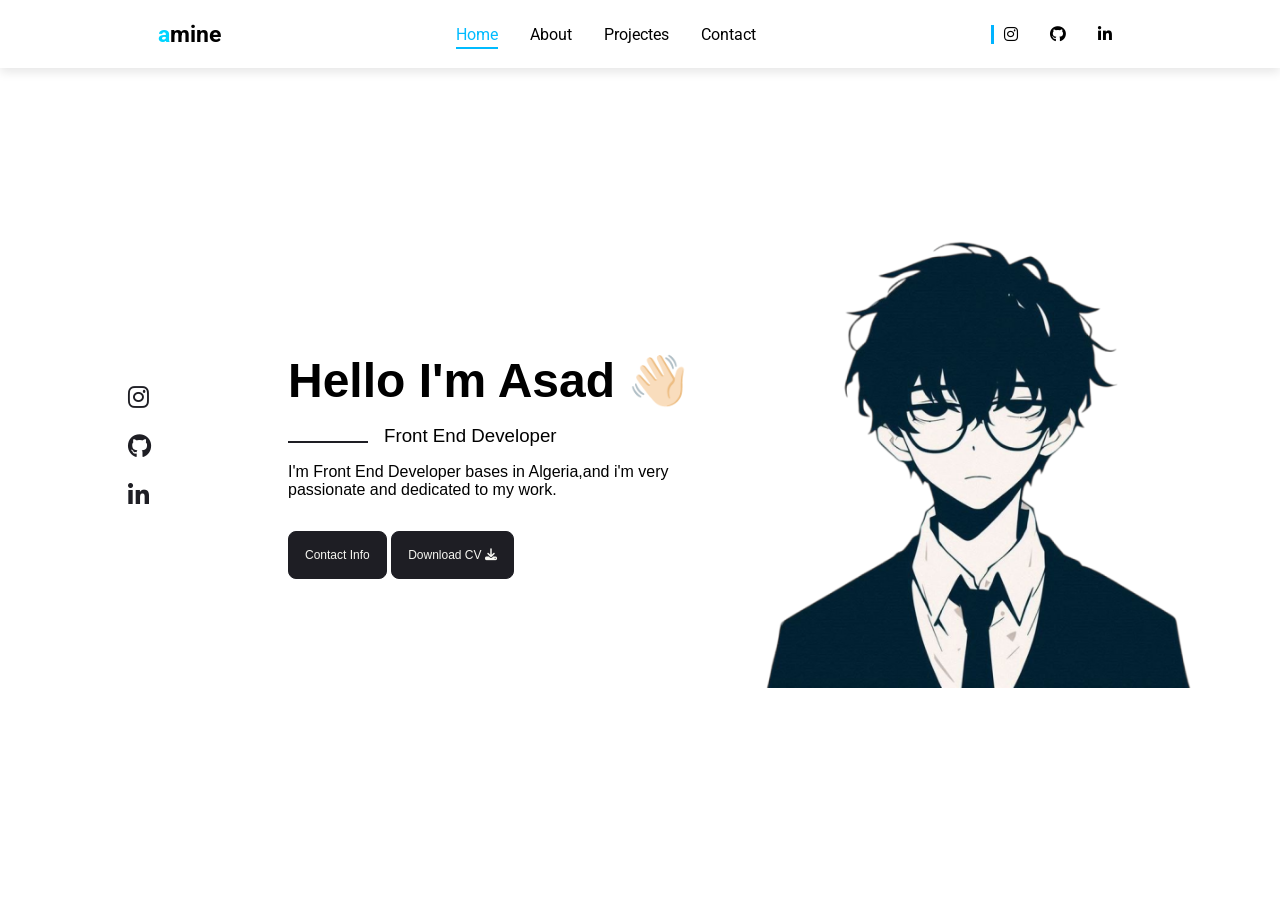
<file: portfilo /index.html>
<!DOCTYPE html>
<html lang="en">
<head>
    <meta charset="UTF-8">
    <meta name="viewport" content="width=device-width, initial-scale=1.0">
    <title>Amine</title>
    <link rel="preconnect" href="https://fonts.googleapis.com">
    <link rel="preconnect" href="https://fonts.gstatic.com" crossorigin>
    <link href="https://fonts.googleapis.com/css2?family=Montserrat:ital,wght@0,100..900;1,100..900&family=Open+Sans:wght@300..800&family=Playfair+Display:wght@400..900&family=Raleway:ital,wght@0,100..900;1,100..900&family=Roboto+Mono:ital,wght@0,100..700;1,100..700&family=Roboto:ital,wght@0,100..900;1,100..900&family=Unbounded:wght@200..900&display=swap" rel="stylesheet">
    <link rel="stylesheet" href="https://cdnjs.cloudflare.com/ajax/libs/font-awesome/6.4.0/css/all.min.css">
    <link rel="stylesheet" href="style.css">
</head>
<body>
    <header>
        <div class="logo">
            <h3><span>a</span>mine</h3>
        </div>
        <div class="menu-toggle" id="menu-toggle">
           <i class="fa-solid fa-bars"></i>
        </div>

        <ul class="header-list">
            <li><a href="index.html" class="fade-link" data-link>Home</a></li>
            <li><a href="about.html" class="fade-link" data-link>About</a></li>
            <li><a href="project.html" class="fade-link" data-link>Projectes</a></li>
            <li><a href="contact.html" class="fade-link" data-link>Contact</a></li>
        </ul>
        <ul class="header-list-icon">
            <li><a href="#"><i class="fa-brands fa-instagram"></i></a></li>
            <li><a href="#"><i class="fa-brands fa-github"></i></a></li>
            <li><a href="#"><i class="fa-brands fa-linkedin-in"></i></a></li>
        </ul>
    </header>
    <div class="slide-menu" id="slide-menu">
       <ul>
          <li><a href="index.html">Home</a></li>
          <li><a href="about.html">About</a></li>
          <li><a href="project.html">Projects</a></li>
          <li><a href="contact.html">Contact</a></li>
       </ul>
    </div>
    <section class="home" id="home">
        <div class="home-text">
            <h2>Hello I'm Asad 👋🏻</h2>
            <h3>Front End Developer</h3>
            <p>I'm Front End Developer bases in Algeria,and i'm very <br>
            passionate and dedicated to my work.</p>
            <div class="home-btn">
                <a href="#" class="btn">Contact Info</a>
                <a href="#" class="btn">Download CV <i class="fa-solid fa-download"></i></a>
            </div>
        </div>
        <div class="home-img">
            <img src="images/img2.png" alt="">
        </div>
    </section>
    <div class="socials-icon">
        <a href="#"><i class="fa-brands fa-instagram"></i></a>
        <a href="#"><i class="fa-brands fa-github"></i></a>
        <a href="#"><i class="fa-brands fa-linkedin-in"></i></a>
    </div>
    <script src="main.js"></script>
</body>
</html>
</file>
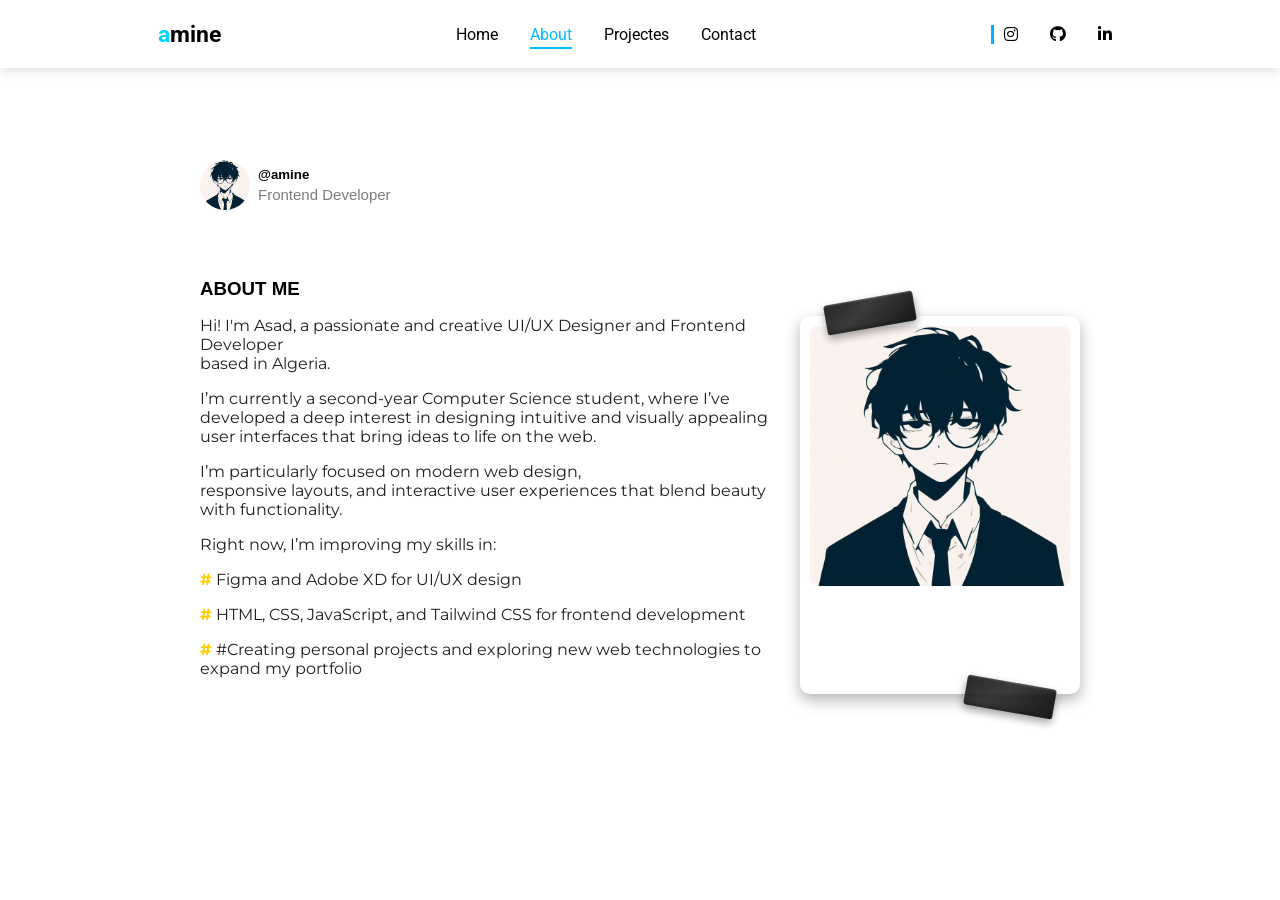
<file: portfilo /about.html>
<!DOCTYPE html>
<html lang="en">
<head>
    <meta charset="UTF-8">
    <meta name="viewport" content="width=device-width, initial-scale=1.0">
    <link rel="preconnect" href="https://fonts.googleapis.com">
    <link rel="preconnect" href="https://fonts.gstatic.com" crossorigin>
    <link href="https://fonts.googleapis.com/css2?family=Montserrat:ital,wght@0,100..900;1,100..900&family=Open+Sans:wght@300..800&family=Playfair+Display:wght@400..900&family=Raleway:ital,wght@0,100..900;1,100..900&family=Roboto+Mono:ital,wght@0,100..700;1,100..700&family=Roboto:ital,wght@0,100..900;1,100..900&family=Unbounded:wght@200..900&display=swap" rel="stylesheet">
    <link rel="stylesheet" href="https://cdnjs.cloudflare.com/ajax/libs/font-awesome/6.4.0/css/all.min.css">
    <link rel="stylesheet" href="style.css">
    <title>Amine</title>
</head>
<body>
    <header>
        <div class="logo">
            <h3><span>a</span>mine</h3>
        </div>
        <!-- زر القائمة للهواتف -->
<div class="menu-toggle" id="menu-toggle">
    <i class="fa-solid fa-bars"></i>
</div>

        <ul class="header-list">
            <li><a href="index.html" class="fade-link" data-link>Home</a></li>
            <li><a href="about.html" class="fade-link" data-link>About</a></li>
            <li><a href="project.html" class="fade-link" data-link>Projectes</a></li>
            <li><a href="contact.html" class="fade-link" data-link>Contact</a></li>
        </ul>
        <ul class="header-list-icon">
            <li><a href="#"><i class="fa-brands fa-instagram"></i></a></li>
            <li><a href="#"><i class="fa-brands fa-github"></i></a></li>
            <li><a href="#"><i class="fa-brands fa-linkedin-in"></i></a></li>
        </ul>
    </header>
    <div class="slide-menu" id="slide-menu">
    <ul>
        <li><a href="index.html">Home</a></li>
        <li><a href="about.html">About</a></li>
        <li><a href="project.html">Projects</a></li>
        <li><a href="contact.html">Contact</a></li>
    </ul>
</div>


    <section class="about" id="about">
        <div class="about-info">
            <div class="img-about">
                <img src="images/img.jpg" alt="">
            </div>
            <div class="info-text">
                <h5>@amine</h5>
                <p>Frontend Developer</p>
            </div>
        </div>
        <h3>ABOUT ME</h3>
        <div class="about-info2">
            <div class="about-text">
                <p>Hi! I'm Asad, a passionate and creative UI/UX Designer and Frontend Developer <br> based in Algeria.</p>
                <p>I’m currently a second-year Computer Science student, where I’ve developed a deep interest in designing intuitive and visually appealing user interfaces that bring ideas to life on the web.</p>
                <p>I’m particularly focused on modern web design, <br> responsive layouts, and interactive user experiences that blend beauty with functionality.</p>
                <p>Right now, I’m improving my skills in:</p>
                <p><span>#</span>Figma and Adobe XD for UI/UX design</p>
                <p><span>#</span>HTML, CSS, JavaScript, and Tailwind CSS for frontend development</p>
                <p><span>#</span>#Creating personal projects and exploring new web technologies to expand my portfolio</p>
            </div>
            <div class="photo-container">
                <img src="images/img.jpg" alt="">
                <span class="tape tape1"></span>
                <span class="tape tape2"></span>
            </div>
        </div>
    </section>
    <script src="main.js"></script>
</body>
</html>
</file>
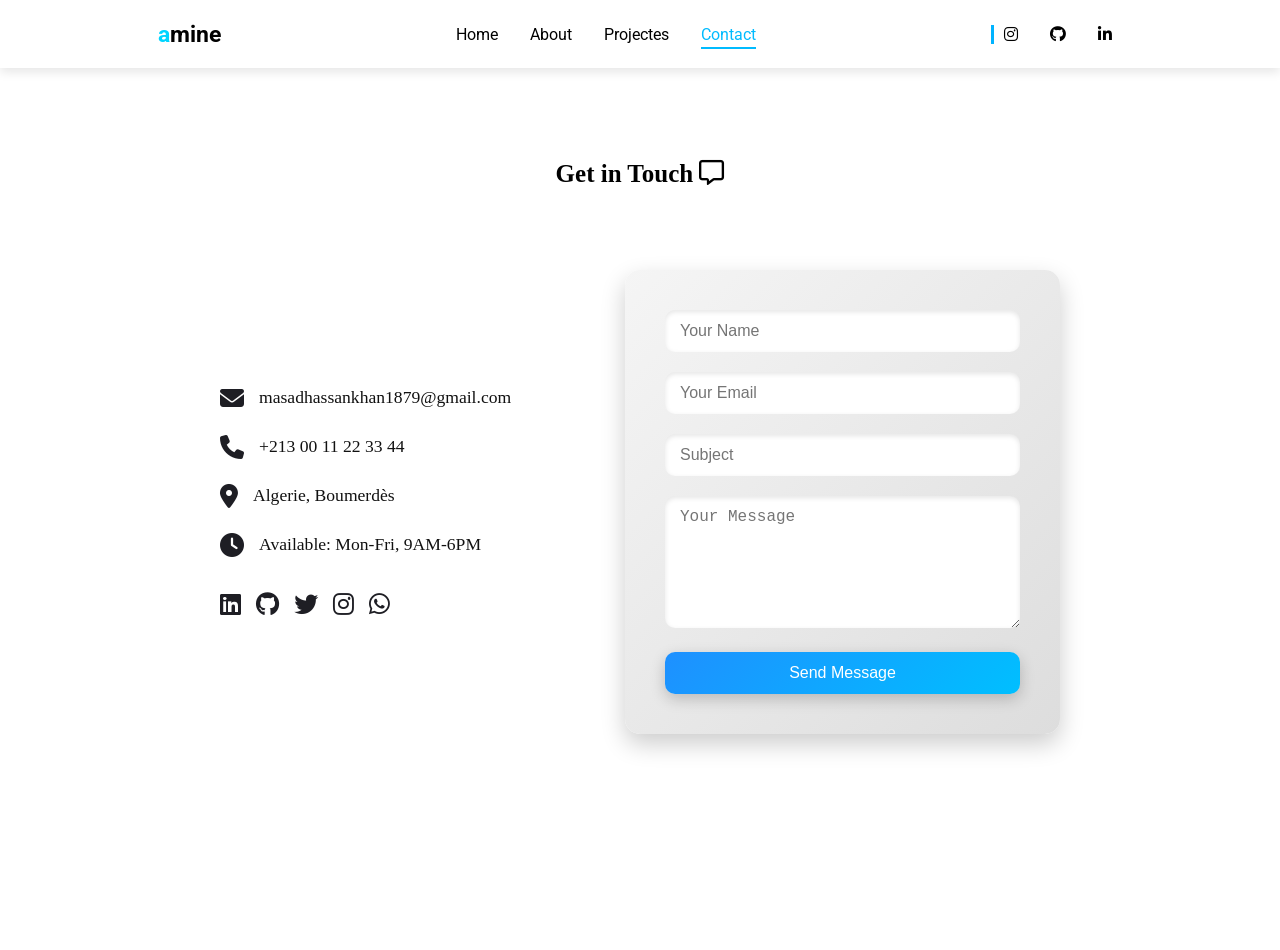
<file: portfilo /contact.html>
<!DOCTYPE html>
<html lang="en">
<head>
    <meta charset="UTF-8">
    <meta name="viewport" content="width=device-width, initial-scale=1.0">
    <link rel="preconnect" href="https://fonts.googleapis.com">
    <link rel="preconnect" href="https://fonts.gstatic.com" crossorigin>
    <link href="https://fonts.googleapis.com/css2?family=Montserrat:ital,wght@0,100..900;1,100..900&family=Open+Sans:wght@300..800&family=Playfair+Display:wght@400..900&family=Raleway:ital,wght@0,100..900;1,100..900&family=Roboto+Mono:ital,wght@0,100..700;1,100..700&family=Roboto:ital,wght@0,100..900;1,100..900&family=Unbounded:wght@200..900&display=swap" rel="stylesheet">
    <link rel="stylesheet" href="https://cdnjs.cloudflare.com/ajax/libs/font-awesome/6.4.0/css/all.min.css">
    <link rel="stylesheet" href="style.css">
    <title>Amine</title>
</head>
<body>
    <header>
        <div class="logo">
            <h3><span>a</span>mine</h3>
        </div>
<div class="menu-toggle" id="menu-toggle">
    <i class="fa-solid fa-bars"></i>
</div>

        <ul class="header-list">
            <li><a href="index.html" class="fade-link" data-link>Home</a></li>
            <li><a href="about.html" class="fade-link" data-link>About</a></li>
            <li><a href="project.html" class="fade-link" data-link>Projectes</a></li>
            <li><a href="contact.html" class="fade-link" data-link>Contact</a></li>
        </ul>
        <ul class="header-list-icon">
            <li><a href="#"><i class="fa-brands fa-instagram"></i></a></li>
            <li><a href="#"><i class="fa-brands fa-github"></i></a></li>
            <li><a href="#"><i class="fa-brands fa-linkedin-in"></i></a></li>
        </ul>
    </header>
    <div class="slide-menu" id="slide-menu">
    <ul>
        <li><a href="index.html">Home</a></li>
        <li><a href="about.html">About</a></li>
        <li><a href="project.html">Projects</a></li>
        <li><a href="contact.html">Contact</a></li>
    </ul>
</div>

    <section class="contact">
        <h3>Get in Touch <i class="fa-regular fa-message"></i></h3>
 <div class="container">
            <div class="contact-content">
                <div class="contact-info">
                    <div class="contact-item">
                        <i class="fas fa-envelope"></i>
                        <p>masadhassankhan1879@gmail.com</p>
                    </div>
                    <div class="contact-item">
                        <i class="fas fa-phone"></i>
                        <p>+213 00 11 22 33 44</p>
                    </div>
                    <div class="contact-item">
                        <i class="fas fa-map-marker-alt"></i>
                        <p>Algerie, Boumerdès</p>
                    </div>
                    <div class="contact-item">
                        <i class="fas fa-clock"></i>
                        <p>Available: Mon-Fri, 9AM-6PM</p>
                    </div>
                    <div class="social-links-contact">
                        <a href="#" aria-label="LinkedIn"><i class="fab fa-linkedin"></i></a>
                        <a href="#" aria-label="GitHub"><i class="fab fa-github"></i></a>
                        <a href="#" aria-label="Twitter"><i class="fab fa-twitter"></i></a>
                        <a href="#" aria-label="Instagram"><i class="fab fa-instagram"></i></a>
                        <a href="#" aria-label="WhatsApp"><i class="fab fa-whatsapp"></i></a>
                    </div>
                </div>
                <form class="contact-form">
                    <div class="form-group">
                        <input type="text" placeholder="Your Name" required>
                    </div>
                    <div class="form-group">
                        <input type="email" placeholder="Your Email" required>
                    </div>
                    <div class="form-group">
                        <input type="text" placeholder="Subject" required>
                    </div>
                    <div class="form-group">
                        <textarea placeholder="Your Message" rows="6" required></textarea>
                    </div>
                    <button type="submit" class="btn">Send Message</button>
                </form>
            </div>
        </div>

    </section>
    <script src="main.js"></script>
</body>
</html>
</file>
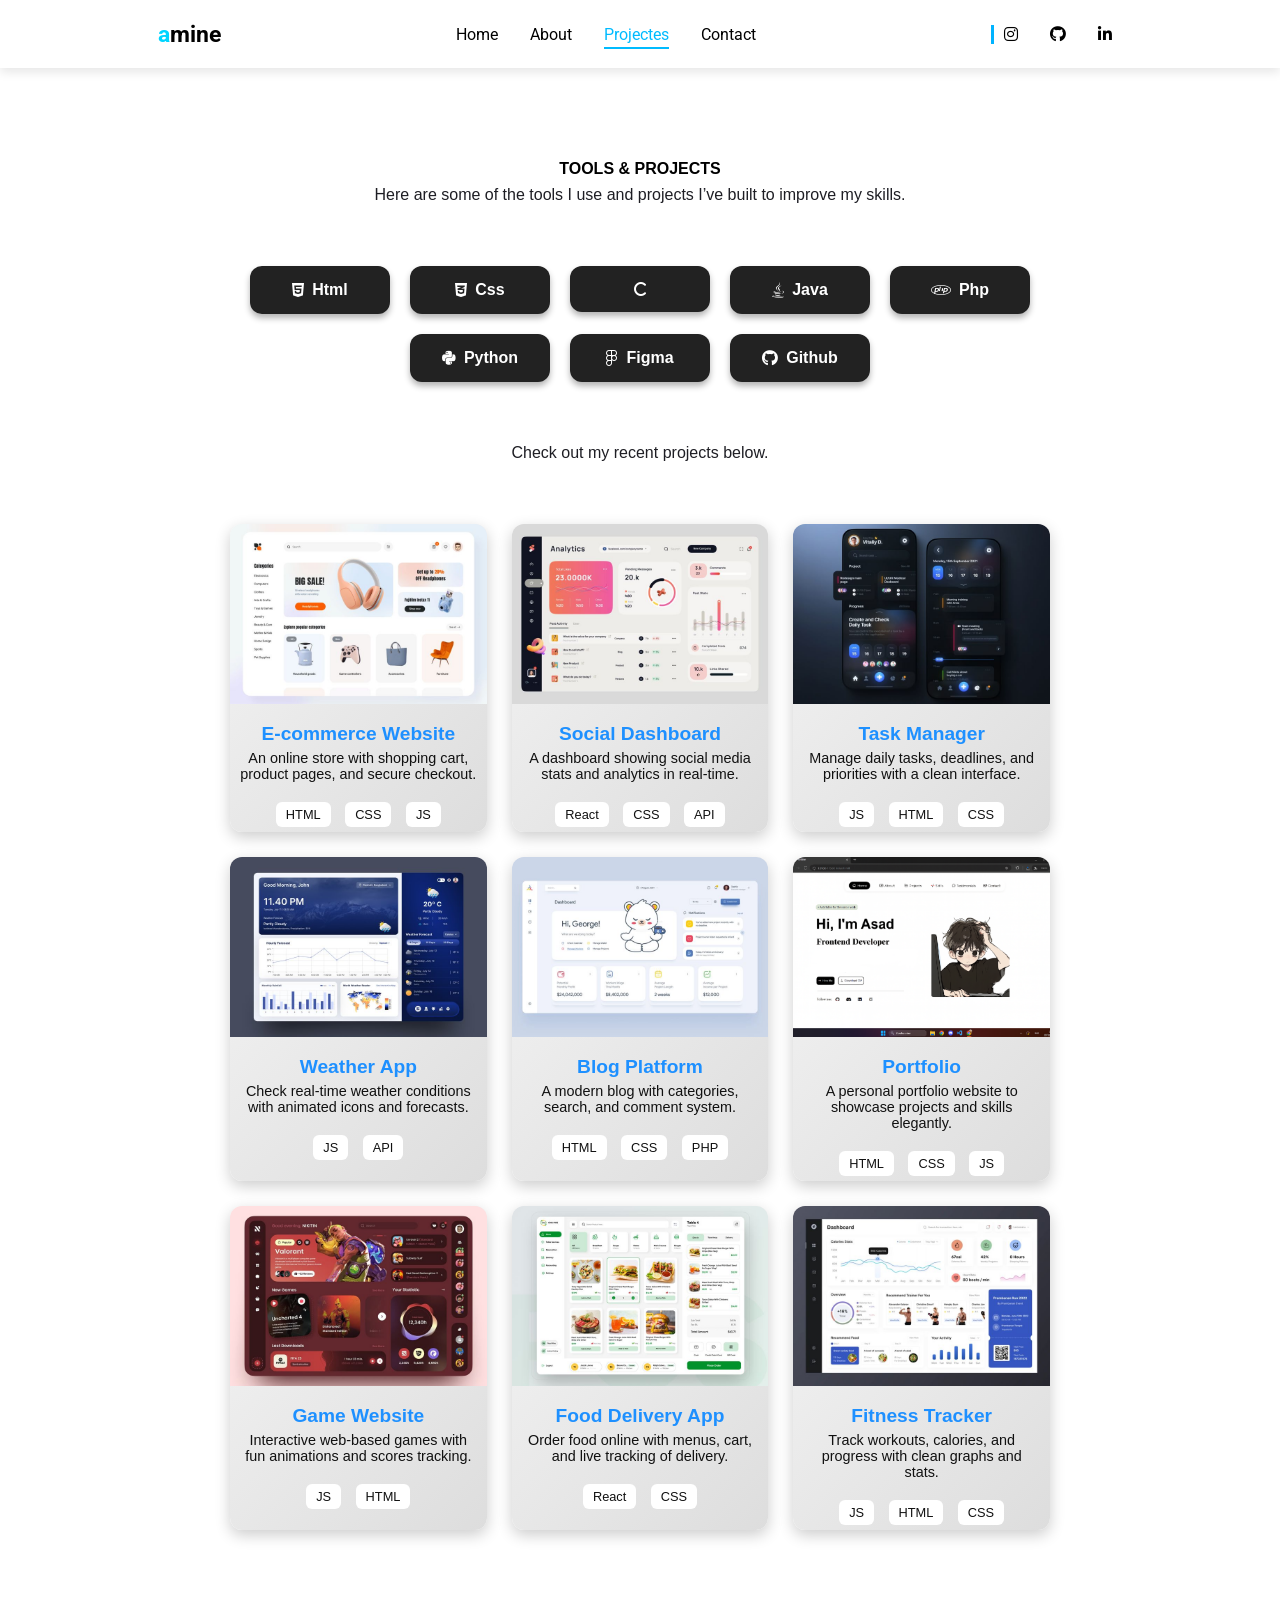
<file: portfilo /project.html>
<!DOCTYPE html>
<html lang="en">
<head>
    <meta charset="UTF-8">
    <meta name="viewport" content="width=device-width, initial-scale=1.0">
    <title>Amine</title>
    <link rel="preconnect" href="https://fonts.googleapis.com">
    <link rel="preconnect" href="https://fonts.gstatic.com" crossorigin>
    <link href="https://fonts.googleapis.com/css2?family=Montserrat:ital,wght@0,100..900;1,100..900&family=Open+Sans:wght@300..800&family=Playfair+Display:wght@400..900&family=Raleway:ital,wght@0,100..900;1,100..900&family=Roboto+Mono:ital,wght@0,100..700;1,100..700&family=Roboto:ital,wght@0,100..900;1,100..900&family=Unbounded:wght@200..900&display=swap" rel="stylesheet">
    <link rel="stylesheet" href="https://cdnjs.cloudflare.com/ajax/libs/font-awesome/6.4.0/css/all.min.css">
    <link rel="stylesheet" href="style.css">
</head>
<body>
    <header>
        <div class="logo">
            <h3><span>a</span>mine</h3>
        </div>
<div class="menu-toggle" id="menu-toggle">
    <i class="fa-solid fa-bars"></i>
</div>

        <ul class="header-list">
            <li><a href="index.html" class="fade-link" data-link>Home</a></li>
            <li><a href="about.html" class="fade-link" data-link>About</a></li>
            <li><a href="project.html" class="fade-link" data-link>Projectes</a></li>
            <li><a href="contact.html" class="fade-link" data-link>Contact</a></li>
        </ul>
        <ul class="header-list-icon">
            <li><a href="#"><i class="fa-brands fa-instagram"></i></a></li>
            <li><a href="#"><i class="fa-brands fa-github"></i></a></li>
            <li><a href="#"><i class="fa-brands fa-linkedin-in"></i></a></li>
        </ul>
    </header>
<div class="slide-menu" id="slide-menu">
    <ul>
        <li><a href="index.html">Home</a></li>
        <li><a href="about.html">About</a></li>
        <li><a href="project.html">Projects</a></li>
        <li><a href="contact.html">Contact</a></li>
    </ul>
</div>

    <section class="project">
        <div class="title-project">
            <h4>TOOLS & PROJECTS </h4>
            <p>Here are some of the tools I use and projects I’ve built to improve my skills.</p>
        </div>

        <div class="tools">
            <ul class="list-tools">
                <li><a href="#"><i class="fa-brands fa-html5"></i> Html</a></li>
                <li><a href="#"><i class="fa-brands fa-css3-alt"></i> Css</a></li>
                <li><a href="#"><i class="fa-solid fa-c"></i></a></li>
                <li><a href="#"><i class="fa-brands fa-java"></i> Java</a></li>
                <li><a href="#"><i class="fa-brands fa-php"></i> Php</a></li>
                <li><a href="#"><i class="fa-brands fa-python"></i> Python</a></li>
                <li><a href="#"><i class="fa-brands fa-figma"></i> Figma</a></li>
                <li><a href="#"><i class="fa-brands fa-github"></i> Github</a></li>
            </ul>
        </div>
        <div class="title-project">
            <p>Check out my recent projects below.</p>
        </div>
<div class="projects-container">
    <div class="project-card">
        <img src="images/Cleveroad.jpg" alt="E-commerce Web">
        <h3>E-commerce Website</h3>
        <p>An online store with shopping cart, product pages, and secure checkout.</p>
        <div class="tech-buttons">
            <a href="#">HTML</a>
            <a href="#">CSS</a>
            <a href="#">JS</a>
        </div>
    </div>

    <div class="project-card">
        <img src="images/Dashboard - Social Media Analytics.jpg" alt="Social Dashboard">
        <h3>Social Dashboard</h3>
        <p>A dashboard showing social media stats and analytics in real-time.</p>
        <div class="tech-buttons">
            <a href="#">React</a>
            <a href="#">CSS</a>
            <a href="#">API</a>
        </div>
    </div>

    <div class="project-card">
        <img src="images/Task manager app.jpg" alt="Task Manager">
        <h3>Task Manager</h3>
        <p>Manage daily tasks, deadlines, and priorities with a clean interface.</p>
        <div class="tech-buttons">
            <a href="#">JS</a>
            <a href="#">HTML</a>
            <a href="#">CSS</a>
        </div>
    </div>

    <div class="project-card">
        <img src="images/Weather Forecast Dashboard.jpg" alt="Weather App">
        <h3>Weather App</h3>
        <p>Check real-time weather conditions with animated icons and forecasts.</p>
        <div class="tech-buttons">
            <a href="#">JS</a>
            <a href="#">API</a>
        </div>
    </div>

    <div class="project-card">
        <img src="images/WordPress dashboard design concept.jpg" alt="Blog">
        <h3>Blog Platform</h3>
        <p>A modern blog with categories, search, and comment system.</p>
        <div class="tech-buttons">
            <a href="#">HTML</a>
            <a href="#">CSS</a>
            <a href="#">PHP</a>
        </div>
    </div>

    <div class="project-card">
        <img src="images/cp.png" alt="Portfolio">
        <h3>Portfolio</h3>
        <p>A personal portfolio website to showcase projects and skills elegantly.</p>
        <div class="tech-buttons">
            <a href="#">HTML</a>
            <a href="#">CSS</a>
            <a href="#">JS</a>
        </div>
    </div>

    <div class="project-card">
        <img src="images/Game Dashboard Design.jpg" alt="Game Website">
        <h3>Game Website</h3>
        <p>Interactive web-based games with fun animations and scores tracking.</p>
        <div class="tech-buttons">
            <a href="#">JS</a>
            <a href="#">HTML</a>
        </div>
    </div>

    <div class="project-card">
        <img src="images/food.jpg" alt="Food Delivery">
        <h3>Food Delivery App</h3>
        <p>Order food online with menus, cart, and live tracking of delivery.</p>
        <div class="tech-buttons">
            <a href="#">React</a>
            <a href="#">CSS</a>
        </div>
    </div>

    <div class="project-card">
        <img src="images/gym.jpg" alt="Fitness Tracker">
        <h3>Fitness Tracker</h3>
        <p>Track workouts, calories, and progress with clean graphs and stats.</p>
        <div class="tech-buttons">
            <a href="#">JS</a>
            <a href="#">HTML</a>
            <a href="#">CSS</a>
        </div>
    </div>
</div>

    </section>

    <script src="main.js"></script>
</body>
</html>
</file>
<file: portfilo /style.css>
* {
    margin: 0;
    padding: 0;
    box-sizing: border-box;
}

header {
    position: fixed;
    top: 0;
    left: 0;
    width: 100%;
    display: flex;
    align-items: center;
    justify-content: space-around;
    padding: 20px 40px;
    font-family: "Roboto", sans-serif;
    background: #fff;
    box-shadow: 0 4px 10px rgba(0,0,0,0.1);
    z-index: 1000;
}

.logo {
    font-size: 20px;
    font-weight: bold;
}

.logo span {
    color: rgb(0, 213, 255);
}

.header-list,
.header-list-icon {
    display: flex;
    gap: 2rem;
    align-items: center;
}

.header-list li,
.header-list-icon li {
    list-style: none;
}

.header-list a,
.header-list-icon a {
    text-decoration: none;
    color: black;
    position: relative;
    transition: color 0.3s ease;
}

.header-list-icon {
    border-left: 3px solid rgb(0, 179, 255);
    padding: 0 10px;
}

.header-list a:hover,
.header-list a.active {
    color: #00bbff;
}

.header-list a::after {
    content: '';
    position: absolute;
    bottom: -5px;
    left: 0;
    width: 0;
    height: 2px;
    background: #00bbff;
    transition: width 0.3s ease;
}

.header-list a:hover::after,
.header-list a.active::after {
    width: 100%;
}

.home {
    padding: 2rem 5rem 0 18rem;   
    width: 100%;
    height: 100vh;
    display: grid;
    grid-template-columns: repeat(2, 1fr);
    align-items: center;
    gap: 1rem;
    font-family: "Poppins", sans-serif;
}

.home-text h2 {
    font-size: 3rem;
    margin-bottom: 1rem;
}

.home-text h3 {
    position: relative;
    padding-left: 6rem;
    font-weight: 500;
    margin-bottom: 1rem;
}

.home-text h3::before {
    content: "";
    position: absolute;
    width: 80px;
    height: 2px;
    background-color: #1e1e24;
    left: 0;
    top: 1rem;
}

.home-text p {
    margin-bottom: 2rem;
}

/* ===== BUTTON ===== */
.home-btn a {
    text-decoration: none;
}

.btn {
    display: inline-block;
    width: fit-content;
    padding: 1rem;
    border-radius: 0.5rem;
    cursor: pointer;
    color: #f7f7f2;
    border: 1px solid #1e1e24;
    font-weight: 500;
    font-size: 12px;
    text-align: center;
    background: #1e1e24;
    transition: all 0.5s;
}

.btn:hover {
    background: #f7f7f2;
    color: #1e1e24;
    transform: translateY(5px);
}

.socials-icon {
    position: absolute;
    top: 40%;
    padding: 0 8rem;
}

.socials-icon a {
    text-decoration: none;
}

.socials-icon i {
    display: block;
    margin: 25px 0;
    color: #1e1e24;
    font-size: 1.5rem;
    transition: all 0.6s;
}

.socials-icon i:hover {
    transform: rotate3d(0,0,1,90deg);
}

.scroll-btn {
    position: absolute;
    bottom: 7%;
    left: 9%;
    color: #1e1e24;
    font-weight: 600;
    display: flex;
    align-items: center;
    text-decoration: none;
}

.home-img img {
    width: 100%;
    height: auto;
}

/* ===== ABOUT PAGE ===== */
.about {
    margin: 160px 200px;
    font-family: "Poppins", sans-serif;
}

.about-info {
    display: flex;
    gap: 0.5rem;
    margin-bottom: 4rem;
}

.img-about img {
    width: 50px;
    border-radius: 50%;
}

.info-text {
    position: relative;
    bottom: -7px;
}

.info-text p {
    color: #1e1e2495;
    font-size: 15px;
}

.info-text h5 {
    margin-bottom: 4px;
}

.about h3 {
    margin-bottom: 1rem;
}

.about-text p {
    margin-bottom: 1rem;
    font-family: "Montserrat", sans-serif;
    color: #1e1e24;
}

.about-text span {
    color: #ffcc00;
    font-weight: bold;
    margin-right: 4px;
}

.about-info2 {
    display: flex;
}

.photo-container {
    position: relative;
    display: inline-block;
    padding: 10px;
    background: #fff;
    border-radius: 10px;
    box-shadow: 0 6px 15px rgba(0,0,0,0.3);
}

.photo-container img {
    width: 260px;
    border-radius: 8px;
    display: block;
}

.tape {
    position: absolute;
    width: 90px;
    height: 30px;
    background: linear-gradient(145deg, #111 0%, #222 40%, #000 100%);
    box-shadow: inset 0 1px 2px rgba(255,255,255,0.2),
                inset 0 -2px 4px rgba(0,0,0,0.6),
                0 4px 8px rgba(0,0,0,0.4);
    border-radius: 3px;
    opacity: 0.9;
    transform-origin: center;
    z-index: 2;
}

.tape::before {
    content: "";
    position: absolute;
    inset: 0;
    background: linear-gradient(
        to right,
        rgba(255,255,255,0.05),
        rgba(255,255,255,0.15),
        rgba(255,255,255,0.05)
    );
    mix-blend-mode: overlay;
    pointer-events: none;
}

.tape1 {
    top: -18px;
    left: 25px;
    transform: rotate(-10deg);
}

.tape2 {
    bottom: -18px;
    right: 25px;
    transform: rotate(10deg);
}

/* ===== PROJECTS ===== */
.project {
    margin: 160px 200px;
    font-family: "Poppins", sans-serif;
}

.title-project {
    text-align: center;
    margin-bottom: 2rem;
}

.title-project h4 {
    margin-bottom: 0.5rem;
}

.title-project p {
    color: #1e1e24;
}

.tools {
    display: flex;
    justify-content: center;
    padding: 30px;
    border-radius: 15px;
    margin-bottom: 2rem;
}

.list-tools {
    display: flex;
    flex-wrap: wrap;
    gap: 20px;
    list-style: none;
    max-width: 800px;
    justify-content: center;
}

.list-tools li {
    flex: 0 0 140px; 
}

.list-tools a {
    display: flex;
    align-items: center;
    gap: 8px;
    justify-content: center;
    text-decoration: none;
    color: #fff;
    background: #222;
    padding: 15px 20px;
    border-radius: 12px;
    font-weight: bold;
    transition: all 0.3s ease;
    box-shadow: 0 4px 6px rgba(0,0,0,0.3);
}

.list-tools a:hover {
    background: linear-gradient(135deg, #fff, #ccc);
    color: #000;
    transform: translateY(-5px) scale(1.05);
    box-shadow: 0 10px 15px rgba(0,0,0,0.5);
}

.projects-container {
    display: grid;
    grid-template-columns: repeat(3, 1fr);
    gap: 25px;
    padding: 30px;
}

.project-card {
    background: linear-gradient(135deg, #f5f5f5, #ddd);
    color: #111;
    border-radius: 12px;
    overflow: hidden;
    text-align: center;
    transition: all 0.4s ease;
    cursor: pointer;
    box-shadow: 0 5px 15px rgba(0,0,0,0.2);
}

.project-card img {
    width: 100%;
    height: 180px;
    object-fit: cover;
    transition: transform 0.4s ease;
}

.project-card h3 {
    margin: 15px 0 5px;
    font-size: 1.2rem;
    color: #1e90ff;
    transition: color 0.3s ease;
}

.project-card:hover h3 {
    color: #0d6efd; 
}

.project-card p {
    font-size: 0.9rem;
    margin: 0 10px 15px;
}

.tech-buttons a {
    display: inline-block;
    margin: 5px 5px;
    padding: 5px 10px;
    background: #fff;
    color: #111;
    border-radius: 6px;
    text-decoration: none;
    font-size: 0.8rem;
    transition: all 0.3s ease;
}

.tech-buttons a:hover {
    background: linear-gradient(135deg, #fff, #ccc);
    color: #000;
    transform: translateY(-3px) scale(1.05);
    box-shadow: 0 8px 12px rgba(0,0,0,0.3);
}

.project-card:hover {
    transform: translateY(-5px) scale(1.05);
    box-shadow: 0 12px 25px rgba(0,0,0,0.35);
    background: linear-gradient(135deg, #fff, #ccc);
}

.contact {
    margin: 160px 200px;
}

.contact h3 {
    text-align: center;
    margin-bottom: 2rem;
    font-size: 25px ;
}

.container {
    max-width: 1200px;
    margin: 0 auto;
    padding: 50px 20px;
}

.contact-content {
    display: flex;
    gap: 50px;
    flex-wrap: wrap;
}

.contact-info {
    flex: 1;
    min-width: 300px;
    max-width: 400px; 
    display: flex;
    flex-direction: column;
    justify-content: center; 
    align-items: flex-start; 
    gap: 25px;
}

.contact-item {
    display: flex;
    align-items: center;
    gap: 15px;
    font-size: 1.1rem;
    color: #111;
    transition: all 0.3s ease;
}

.contact-item i {
    font-size: 1.5rem;
    color: #1e1e24;
    transition: transform 0.3s ease, color 0.3s ease;
}

.contact-item:hover i {
    transform: translateY(-3px);
    color: #4a4546; 
}

.social-links-contact {
    display: flex;
    gap: 15px;
    margin-top: 10px;
}

.social-links-contact a {
    font-size: 1.5rem;
    color: #1e1e24;
    transition: all 0.3s ease;
}

.social-links-contact a:hover {
    transform: translateY(-3px) scale(1.1);
    color: #505050;
}

.contact-form {
    flex: 1;
    min-width: 350px;
    background: linear-gradient(135deg, #f5f5f5, #ddd);
    padding: 40px;
    border-radius: 15px;
    box-shadow: 0 10px 25px rgba(0,0,0,0.2);
    transition: all 0.4s ease;
}

.contact-form .form-group {
    margin-bottom: 20px;
}

.contact-form input,
.contact-form textarea {
    width: 100%;
    padding: 12px 15px;
    border: none;
    border-radius: 10px;
    background: #fff;
    box-shadow: inset 0 2px 5px rgba(0,0,0,0.1);
    font-size: 1rem;
    transition: all 0.3s ease;
}

.contact-form input:focus,
.contact-form textarea:focus {
    outline: none;
    box-shadow: 0 0 8px #1e90ff;
}

.contact-form button.btn {
    width: 100%;
    padding: 12px;
    border: none;
    border-radius: 10px;
    background: linear-gradient(135deg, #1e90ff, #00bfff);
    color: #fff;
    font-size: 1rem;
    cursor: pointer;
    transition: all 0.3s ease;
    box-shadow: 0 5px 15px rgba(0,0,0,0.2);
}

.contact-form button.btn:hover {
    transform: translateY(-5px) scale(1.05);
    box-shadow: 0 10px 25px rgba(0,0,0,0.35);
    background: linear-gradient(135deg, #ff1744, #ff5252);
}

@media (max-width: 1024px) {
    .projects-container {
        grid-template-columns: repeat(2, 1fr);
    }
}

@media (max-width: 900px) {
    .contact-content {
        flex-direction: column;
    }
    .home {
        grid-template-columns: 1fr;
        padding: 2rem;
        text-align: center;
    }
    .home-img img {
        width: 80%;
        margin: 0 auto;
    }
    .about-info2 {
        flex-direction: column;
        align-items: center;
        gap: 2rem;
    }
}

@media (max-width: 768px) {
    .projects-container {
        grid-template-columns: 1fr;
        padding: 15px;
    }
}

.fade-in-element {
    opacity: 0;
    transform: translateY(20px);
    transition: opacity 0.8s ease, transform 0.8s ease;
}

.fade-in-element.visible {
    opacity: 1;
    transform: translateY(0);
}

.page-fade-out {
    opacity: 0;
    transition: opacity 0.6s ease;
}



.menu-toggle {
    display: none;
    font-size: 1.8rem;
    cursor: pointer;
    color: #111;
}

/* Slide-in menu */
.slide-menu {
    position: fixed;
    top: 0;
    right: -260px;
    width: 260px;
    height: 100%;
    background-color: #111;
    color: #fff;
    transition: 0.3s ease;
    z-index: 2000;
    padding-top: 60px;
}

.slide-menu ul {
    list-style: none;
    padding: 0;
}

.slide-menu ul li {
    margin: 20px 0;
    text-align: center;
}

.slide-menu ul li a {
    color: #fff;
    text-decoration: none;
    font-size: 1.2rem;
    transition: color 0.3s ease;
}

.slide-menu ul li a:hover {
    color: #00bfff;
}

.slide-menu.active {
    right: 0; 
}

@media screen and (max-width: 768px) {
    .header-list,
    .header-list-icon {
        display: none; 
    }
    .menu-toggle {
        display: block;
    }
}



@media (max-width: 1024px) {
    .projects-container {
        grid-template-columns: repeat(2, 1fr);
        padding: 20px;
    }

    .home {
        padding: 2rem 3rem 0 3rem;
    }

    .about, .project, .contact {
        margin: 120px 50px;
    }
}

/* ===== Tablets / iPad Portrait ===== */
@media (max-width: 900px) {
    .home {
        grid-template-columns: 1fr;
        padding: 2rem 1.5rem;
        text-align: center;
    }

    .home-img img {
        width: 80%;
        margin: 0 auto;
    }

    .socials-icon{
        display: none;
    }

    .about-info2, .contact-content {
        flex-direction: column;
        align-items: center;
        gap: 2rem;
    }

    .about, .project, .contact {
        margin: 100px 30px;
    }
}

/* ===== Small Tablets / Large Phones ===== */
@media (max-width: 768px) {
    .projects-container {
        grid-template-columns: 1fr;
        padding: 15px;
    }

    .home {
        padding: 1.5rem 1rem;
    }

    .socials-icon{
        display: none;
    }

    .home-text h2 {
        font-size: 2.2rem;
    }

    .home-text h3 {
        font-size: 1.2rem;
        padding-left: 3rem;
    }

    .about, .project, .contact {
        margin: 80px 20px;
    }

    .photo-container img {
        width: 200px;
    }

    .contact-form {
        padding: 30px;
    }
}

/* ===== Phones ===== */
@media (max-width: 480px) {
    header {
        padding: 15px 10px;
        flex-direction: column;
        gap: 10px;
    }

    .logo {
        font-size: 18px;
    }

    .home-text h2 {
        font-size: 1.8rem;
    }

    .home-text h3 {
        font-size: 1rem;
        padding-left: 1.5rem;
    }

    .home {
        padding: 1rem 1rem 0 1rem;
        margin: 90px 15px;
    }

    .socials-icon{
        display: none;
    }

    .home-img img {
        width: 100%;
    }

    .projects-container {
        gap: 15px;
    }

    .photo-container img {
        width: 150px;
    }

    .about, .project, .contact {
        margin: 160px 15px;
    }

    .contact-form {
        padding: 20px;
    }

    .scroll-btn {
        left: 5%;
        bottom: 5%;
    }
}
</file>
